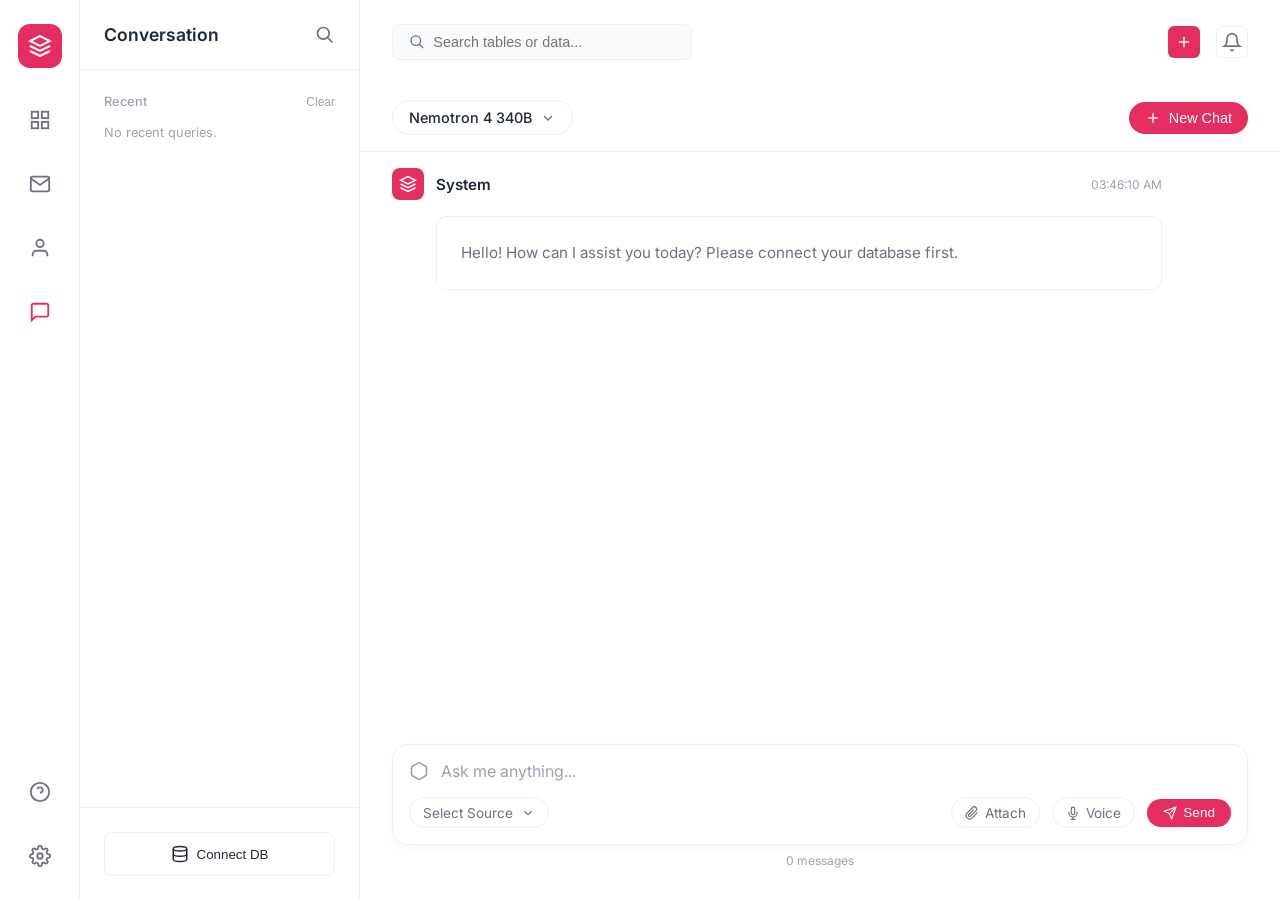
<file: static/index.html>
<!DOCTYPE html>
<html lang="en">
<head>
    <meta charset="UTF-8">
    <meta name="viewport" content="width=device-width, initial-scale=1.0">
    <title>NexCRM Dashboard - NLPQuery</title>
    <!-- Add cache-busting to CSS -->
    <link rel="stylesheet" href="style.css?v=4">
    <link rel="preconnect" href="https://fonts.googleapis.com">
    <link rel="preconnect" href="https://fonts.gstatic.com" crossorigin>
    <link href="https://fonts.googleapis.com/css2?family=Inter:wght@400;500;600;700&display=swap" rel="stylesheet">
</head>
<body>
    <div class="app-container">
        <!-- Rail Nav -->
        <nav class="rail-nav">
            <div class="logo">
                <div class="logo-icon">
                    <svg viewBox="0 0 24 24" fill="none" stroke="currentColor" stroke-width="2"><path d="M12 2L2 7l10 5 10-5-10-5zM2 17l10 5 10-5M2 12l10 5 10-5"/></svg>
                </div>
            </div>
            <div class="nav-icons">
                <button class="nav-btn"><svg viewBox="0 0 24 24" fill="none" stroke="currentColor" stroke-width="2"><rect x="3" y="3" width="7" height="7"/><rect x="14" y="3" width="7" height="7"/><rect x="14" y="14" width="7" height="7"/><rect x="3" y="14" width="7" height="7"/></svg></button>
                <button class="nav-btn" onclick="window.location.href='coming-soon.html'"><svg viewBox="0 0 24 24" fill="none" stroke="currentColor" stroke-width="2"><path d="M4 4h16c1.1 0 2 .9 2 2v12c0 1.1-.9 2-2 2H4c-1.1 0-2-.9-2-2V6c0-1.1.9-2 2-2z"/><polyline points="22,6 12,13 2,6"/></svg></button>
                <button class="nav-btn"><svg viewBox="0 0 24 24" fill="none" stroke="currentColor" stroke-width="2"><circle cx="12" cy="7" r="4"/><path d="M20 21v-2a4 4 0 0 0-4-4H8a4 4 0 0 0-4 4v2"/></svg></button>
                <button class="nav-btn active"><svg viewBox="0 0 24 24" fill="none" stroke="currentColor" stroke-width="2"><path d="M21 15a2 2 0 0 1-2 2H7l-4 4V5a2 2 0 0 1 2-2h14a2 2 0 0 1 2 2z"/></svg></button>
            </div>
            <div class="bottom-icons">
                <button class="nav-btn"><svg viewBox="0 0 24 24" fill="none" stroke="currentColor" stroke-width="2"><circle cx="12" cy="12" r="10"/><path d="M9.09 9a3 3 0 0 1 5.83 1c0 2-3 3-3 3"/><line x1="12" y1="17" x2="12.01" y2="17"/></svg></button>
                <!-- <button class="nav-btn"><svg viewBox="0 0 24 24" fill="none" stroke="currentColor" stroke-width="2"><path d="M12 20V10M18 20V4M6 20v-4"/></svg></button>-->
                <button class="nav-btn"><svg viewBox="0 0 24 24" fill="none" stroke="currentColor" stroke-width="2"><circle cx="12" cy="12" r="3"/><path d="M19.4 15a1.65 1.65 0 0 0 .33 1.82l.06.06a2 2 0 0 1 0 2.83 2 2 0 0 1-2.83 0l-.06-.06a1.65 1.65 0 0 0-1.82-.33 1.65 1.65 0 0 0-1 1.51V21a2 2 0 0 1-2 2 2 2 0 0 1-2-2v-.09A1.65 1.65 0 0 0 9 19.4a1.65 1.65 0 0 0-1.82.33l-.06.06a2 2 0 0 1-2.83 0 2 2 0 0 1 0-2.83l.06-.06a1.65 1.65 0 0 0 .33-1.82 1.65 1.65 0 0 0-1.51-1H3a2 2 0 0 1-2-2 2 2 0 0 1 2-2h.09A1.65 1.65 0 0 0 4.6 9a1.65 1.65 0 0 0-.33-1.82l-.06-.06a2 2 0 0 1 0-2.83 2 2 0 0 1 2.83 0l.06.06a1.65 1.65 0 0 0 1.82.33H9a1.65 1.65 0 0 0 1-1.51V3a2 2 0 0 1 2-2 2 2 0 0 1 2 2v.09a1.65 1.65 0 0 0 1 1.51 1.65 1.65 0 0 0 1.82-.33l.06-.06a2 2 0 0 1 2.83 0 2 2 0 0 1 0 2.83l-.06.06a1.65 1.65 0 0 0-.33 1.82V9a1.65 1.65 0 0 0 1.51 1H21a2 2 0 0 1 2 2 2 2 0 0 1-2 2h-.09a1.65 1.65 0 0 0-1.51 1z"/></svg></button>
            </div>
        </nav>

        <!-- History Panel -->
        <aside class="history-sidebar">
            <div class="history-header-top">
                <h2>Conversation</h2>
                <button class="icon-btn"><svg viewBox="0 0 24 24" fill="none" stroke="currentColor" stroke-width="2"><path d="M21 21l-6-6m2-5a7 7 0 11-14 0 7 7 0 0114 0z"/></svg></button>
            </div>
            
            <div class="history-content">
                <div class="section-title">
                    <span>Recent</span>
                    <button class="clear-btn" onclick="clearHistory()">Clear</button>
                </div>
                <div id="history-list" class="history-list">
                    <!-- populated by JS -->
                </div>
            </div>

            <div class="history-footer">
                <button class="btn-outline" id="open-db-modal-btn">
                    <svg viewBox="0 0 24 24" fill="none" stroke="currentColor" stroke-width="2"><ellipse cx="12" cy="5" rx="9" ry="3"/><path d="M21 12c0 1.66-4 3-9 3s-9-1.34-9-3"/><path d="M3 5v14c0 1.66 4 3 9 3s9-1.34 9-3V5"/></svg>
                    <span id="db-status-text">Connect DB</span>
                </button>
            </div>
        </aside>

        <!-- Main Content -->
        <main class="main-content">
            <header class="top-bar">
                <div class="search-container">
                    <svg viewBox="0 0 24 24" fill="none" stroke="currentColor" stroke-width="2" class="search-icon"><path d="M21 21l-6-6m2-5a7 7 0 11-14 0 7 7 0 0114 0z"/></svg>
                    <input type="text" placeholder="Search tables or data...">
                </div>
                <div class="top-bar-actions">
                    <!-- <div class="avatar-small"><img src="https://ui-avatars.com/api/?name=User&background=f3f4f6&color=000" alt="User"></div>-->
                    <button class="icon-btn btn-plus"><svg viewBox="0 0 24 24" fill="none" stroke="currentColor" stroke-width="2"><path d="M12 5v14M5 12h14"/></svg></button>
                    <button class="icon-btn btn-bell"><svg viewBox="0 0 24 24" fill="none" stroke="currentColor" stroke-width="2"><path d="M18 8A6 6 0 0 0 6 8c0 7-3 9-3 9h18s-3-2-3-9"/><path d="M13.73 21a2 2 0 0 1-3.46 0"/></svg></button>
                </div>
            </header>

            <div class="chat-wrapper">
                <div class="chat-subheader">
                    <div class="custom-dropdown" id="model-dropdown">
                        <div class="dropdown-selected">
                            <span id="selected-model-text">Nemotron 4 340B</span>
                            <svg viewBox="0 0 24 24" fill="none" stroke="currentColor" stroke-width="2" class="chevron"><path d="M6 9l6 6 6-6"/></svg>
                        </div>
                        <div class="dropdown-options hidden" id="dropdown-options">
                            <div class="dropdown-option selected" data-value="nvidia/nemotron-4-340b-instruct">Nemotron 4 340B</div>
                            <div class="dropdown-option" data-value="nvidia/nemotron-mini-4b-instruct">Nemotron Mini 4B</div>
                            <div class="dropdown-option" data-value="nvidia/nemotron-3-nano-30b-a3b">Nemotron 3 30B</div>
                            <div class="dropdown-option" data-value="meta/llama-3.1-70b-instruct">Llama 3.1 70B</div>
                        </div>
                    </div>
                    <button class="btn-primary-pill" onclick="location.reload()">
                        <svg viewBox="0 0 24 24" fill="none" stroke="currentColor" stroke-width="2"><path d="M12 5v14M5 12h14"/></svg>
                        New Chat
                    </button>
                </div>

                <div class="chat-container" id="chat-container">
                    <!-- Messages go here -->
                </div>

                <div class="input-area-wrapper">
                    <div class="input-box">
                        <div class="input-top">
                            <svg viewBox="0 0 24 24" fill="none" stroke="currentColor" stroke-width="2" class="sparkle-icon"><path d="M21 16V8a2 2 0 0 0-1-1.73l-7-4a2 2 0 0 0-2 0l-7 4A2 2 0 0 0 3 8v8a2 2 0 0 0 1 1.73l7 4a2 2 0 0 0 2 0l7-4A2 2 0 0 0 21 16z"/></svg>
                            <input type="text" id="question" placeholder="Ask me anything..." autocomplete="off">
                        </div>
                        <div class="input-bottom">
                            <div class="left-actions">
                                <div class="dropdown-pill">
                                    Select Source 
                                    <svg viewBox="0 0 24 24" fill="none" stroke="currentColor" stroke-width="2"><path d="M6 9l6 6 6-6"/></svg>
                                </div>
                            </div>
                            <div class="right-actions">
                                <button class="action-pill"><svg viewBox="0 0 24 24" fill="none" stroke="currentColor" stroke-width="2"><path d="M21.44 11.05l-9.19 9.19a6 6 0 0 1-8.49-8.49l9.19-9.19a4 4 0 0 1 5.66 5.66l-9.2 9.19a2 2 0 0 1-2.83-2.83l8.49-8.48"/></svg> Attach</button>
                                <button class="action-pill" id="voice-btn"><svg viewBox="0 0 24 24" fill="none" stroke="currentColor" stroke-width="2"><path d="M12 2a3 3 0 0 0-3 3v7a3 3 0 0 0 6 0V5a3 3 0 0 0-3-3z"/><path d="M19 10v2a7 7 0 0 1-14 0v-2"/><line x1="12" y1="19" x2="12" y2="23"/><line x1="8" y1="23" x2="16" y2="23"/></svg> Voice</button>
                                <button class="btn-primary" id="send-btn">
                                    <svg viewBox="0 0 24 24" fill="none" stroke="currentColor" stroke-width="2" id="send-icon"><line x1="22" y1="2" x2="11" y2="13"/><polygon points="22 2 15 22 11 13 2 9 22 2"/></svg>
                                    Send
                                </button>
                            </div>
                        </div>
                    </div>
                    <div class="input-footer">
                        <span id="msg-count">0 messages</span>
                    </div>
                </div>
            </div>
        </main>
    </div>

    <!-- DB Connect Modal -->
<div class="modal-overlay hidden" id="db-modal">

    <div class="modal-content">

        <div class="modal-header">
            <h2>Connect Database</h2>
            <button id="close-db-modal">&times;</button>
        </div>

        <div class="db-form">

            <select id="db-engine">
                <option value="postgres">PostgreSQL</option>
                <option value="oracle">Oracle</option>
            </select>

            <input type="text" id="db-host" placeholder="Host (localhost)" value="localhost">
            <input type="number" id="db-port" placeholder="Port" value="5432">
            <input type="text" id="db-name" placeholder="Database Name">
            <input type="text" id="db-user" placeholder="Username">
            <input type="password" id="db-password" placeholder="Password">

            <button id="connect-db-btn" class="btn-primary w-full">
                Connect
                <span class="spinner hidden" id="db-spinner"></span>
            </button>

            <p id="db-error" class="error-text hidden"></p>

        </div>

    </div>

</div>

    <script src="script.js?v=4"></script>
</body>
</html>
</file>
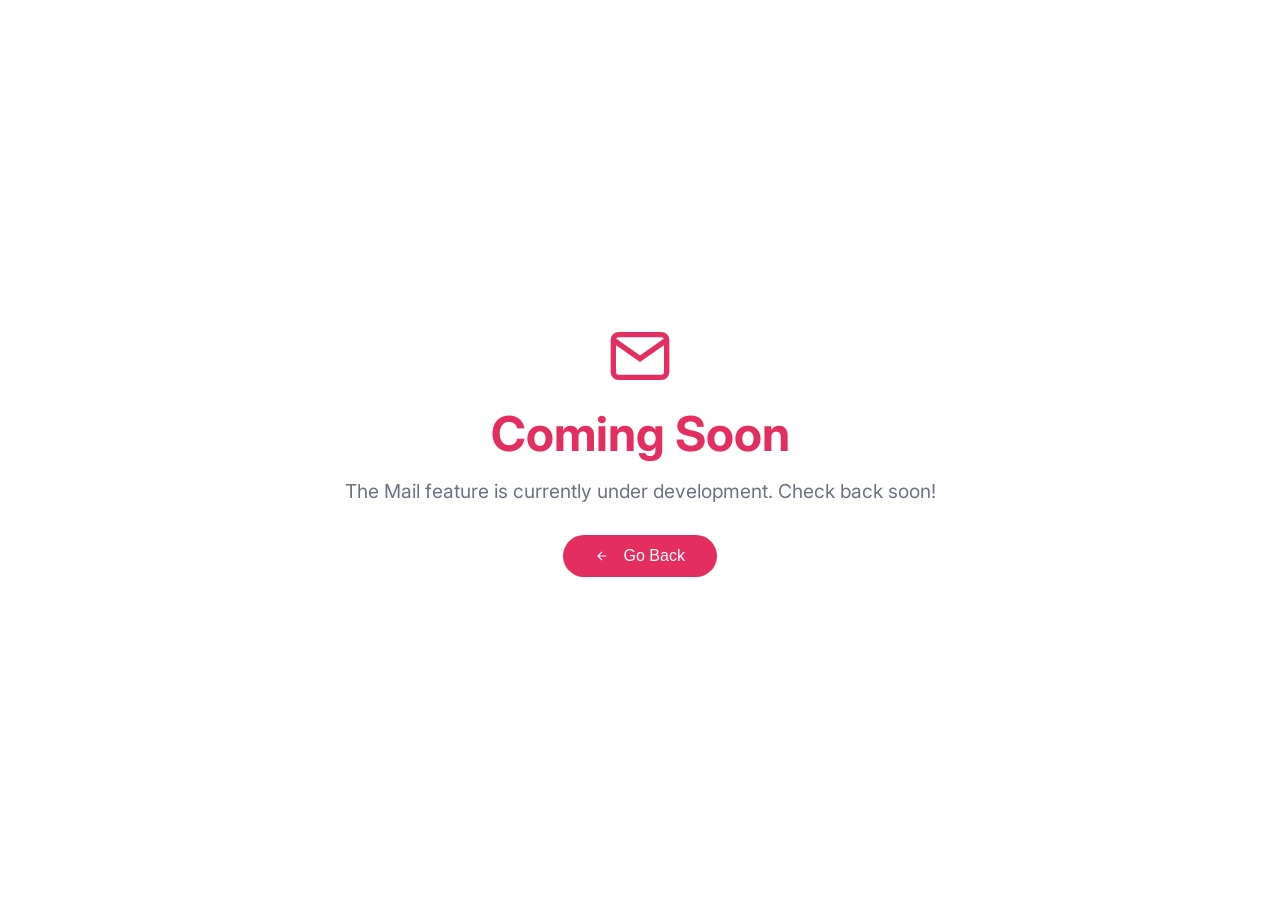
<file: static/coming-soon.html>
<!DOCTYPE html>
<html lang="en">
<head>
    <meta charset="UTF-8">
    <meta name="viewport" content="width=device-width, initial-scale=1.0">
    <title>Coming Soon - NLPQuery</title>
    <link rel="stylesheet" href="style.css?v=4">
    <link href="https://fonts.googleapis.com/css2?family=Inter:wght@400;500;600;700&display=swap" rel="stylesheet">
    <style>
        .coming-soon-container {
            display: flex;
            flex-direction: column;
            align-items: center;
            justify-content: center;
            height: 100vh;
            width: 100vw;
            background: var(--bg-panel);
            text-align: center;
        }
        .coming-soon-container h1 {
            font-size: 3rem;
            color: var(--brand);
            margin-bottom: 1rem;
        }
        .coming-soon-container p {
            color: var(--text-muted);
            font-size: 1.2rem;
            margin-bottom: 2rem;
        }
    </style>
</head>
<body>
    <div class="coming-soon-container">
        <svg viewBox="0 0 24 24" fill="none" stroke="var(--brand)" stroke-width="2" style="width: 64px; height: 64px; margin-bottom: 1rem;">
            <path d="M4 4h16c1.1 0 2 .9 2 2v12c0 1.1-.9 2-2 2H4c-1.1 0-2-.9-2-2V6c0-1.1.9-2 2-2z"/>
            <polyline points="22,6 12,13 2,6"/>
        </svg>
        <h1>Coming Soon</h1>
        <p>The Mail feature is currently under development. Check back soon!</p>
        <button class="btn-primary" onclick="window.history.back()" style="padding: 0.75rem 2rem; font-size: 1rem; border-radius: 30px;">
            <svg viewBox="0 0 24 24" fill="none" stroke="currentColor" stroke-width="2" style="margin-right: 8px;"><path d="M19 12H5M12 19l-7-7 7-7"/></svg>
            Go Back
        </button>
    </div>
</body>
</html>
</file>
<file: static/style.css>
:root {
    --brand: #e42e5f;
    --brand-hover: #d01d4d;
    --bg-page: #f0f0f4;
    --bg-panel: #ffffff;
    --border: #f0f0f0;
    --text-main: #1f2937;
    --text-muted: #6b7280;
    --text-light: #9ca3af;
    --border-radius-lg: 16px;
    --border-radius-md: 10px;
}

* { box-sizing: border-box; margin: 0; padding: 0; }

body {
    font-family: 'Inter', -apple-system, sans-serif;
    background: var(--bg-panel);
    color: var(--text-main);
    height: 100vh;
    display: flex;
    justify-content: center;
    align-items: center;
    padding: 0;
}

.app-container {
    display: flex;
    width: 100vw;
    height: 100vh;
    background: var(--bg-panel);
    border-radius: 0;
    box-shadow: none;
    overflow: hidden;
}

/* ── Rail Nav ── */
.rail-nav {
    width: 80px;
    background: var(--bg-panel);
    border-right: 1px solid var(--border);
    display: flex;
    flex-direction: column;
    align-items: center;
    padding: 1.5rem 0;
    z-index: 10;
}

.logo-icon {
    width: 44px;
    height: 44px;
    background: var(--brand);
    color: white;
    border-radius: 12px;
    display: flex;
    align-items: center;
    justify-content: center;
    margin-bottom: 2rem;
}

.logo-icon svg { width: 24px; height: 24px; }

.nav-icons, .bottom-icons {
    display: flex;
    flex-direction: column;
    gap: 1.5rem;
    align-items: center;
}

.nav-icons { flex: 1; }

.nav-btn {
    background: none;
    border: none;
    color: var(--text-muted);
    cursor: pointer;
    transition: color 0.2s;
    width: 40px;
    height: 40px;
    display: flex;
    align-items: center;
    justify-content: center;
    border-radius: 8px;
}

.nav-btn:hover { color: var(--brand); background: #fff1f5; }
.nav-btn.active { color: var(--brand); }
.nav-btn svg { width: 22px; height: 22px; }

/* ── History Sidebar ── */
.history-sidebar {
    width: 280px;
    background: var(--bg-panel);
    border-right: 1px solid var(--border);
    display: flex;
    flex-direction: column;
}

.history-header-top {
    padding: 1.5rem;
    display: flex;
    justify-content: space-between;
    align-items: center;
    border-bottom: 1px solid var(--border);
}

.history-header-top h2 { font-size: 1.1rem; font-weight: 600; }

.icon-btn {
    background: none;
    border: none;
    color: var(--text-muted);
    cursor: pointer;
    display: flex;
    align-items: center;
    justify-content: center;
}
.icon-btn svg { width: 20px; height: 20px; }

.history-content {
    flex: 1;
    overflow-y: auto;
    padding: 1.5rem;
}

.section-title {
    font-size: 0.8rem;
    color: var(--text-light);
    font-weight: 500;
    margin-bottom: 1rem;
    display: flex;
    justify-content: space-between;
    align-items: center;
}

.clear-btn {
    background: none;
    border: none;
    color: var(--text-light);
    cursor: pointer;
    font-size: 0.75rem;
}
.clear-btn:hover { color: var(--brand); }

.history-list {
    display: flex;
    flex-direction: column;
    gap: 0.5rem;
}

.history-item {
    font-size: 0.9rem;
    color: var(--text-muted);
    padding: 0.5rem 0;
    cursor: pointer;
    white-space: nowrap;
    overflow: hidden;
    text-overflow: ellipsis;
    transition: color 0.2s;
}
.history-item:hover { color: var(--brand); }

.history-footer {
    padding: 1.5rem;
    border-top: 1px solid var(--border);
}

.btn-outline {
    width: 100%;
    background: transparent;
    border: 1px solid var(--border);
    border-radius: 8px;
    padding: 0.75rem;
    color: var(--text-main);
    font-weight: 500;
    display: flex;
    align-items: center;
    justify-content: center;
    gap: 0.5rem;
    cursor: pointer;
    transition: all 0.2s;
}
.btn-outline:hover { border-color: var(--brand); color: var(--brand); }
.btn-outline svg { width: 18px; height: 18px; }

/* ── Main Content ── */
.main-content {
    flex: 1;
    display: flex;
    flex-direction: column;
    background: var(--bg-panel);
    position: relative;
}

/* Top Bar */
.top-bar {
    padding: 1.5rem 2rem;
    display: flex;
    justify-content: space-between;
    align-items: center;
}

.search-container {
    display: flex;
    align-items: center;
    background: #f9fafb;
    border: 1px solid var(--border);
    border-radius: 8px;
    padding: 0.5rem 1rem;
    width: 300px;
    gap: 0.5rem;
}
.search-container .search-icon { width: 18px; height: 18px; color: var(--text-muted); }
.search-container input {
    border: none;
    background: transparent;
    outline: none;
    font-size: 0.9rem;
    width: 100%;
    color: var(--text-main);
}

.top-bar-actions {
    display: flex;
    align-items: center;
    gap: 1rem;
}

.avatar-small {
    width: 32px;
    height: 32px;
    border-radius: 50%;
    overflow: hidden;
}
.avatar-small img { width: 100%; height: 100%; object-fit: cover; }

.btn-plus {
    background: var(--brand);
    color: white;
    border-radius: 6px;
    width: 32px;
    height: 32px;
}
.btn-plus svg { width: 18px; height: 18px; }

.btn-bell {
    width: 32px;
    height: 32px;
    border: 1px solid var(--border);
    border-radius: 6px;
}

/* Chat Subheader */
.chat-subheader {
    display: flex;
    justify-content: space-between;
    align-items: center;
    padding: 0 2rem 1rem 2rem;
    border-bottom: 1px solid var(--border);
}

/* Custom Dropdown */
.custom-dropdown {
    position: relative;
    font-size: 0.9rem;
    font-weight: 500;
    user-select: none;
}
.dropdown-selected {
    display: flex;
    align-items: center;
    gap: 0.5rem;
    border: 1px solid var(--border);
    padding: 0.5rem 1rem;
    border-radius: 20px;
    cursor: pointer;
    background: white;
    transition: all 0.2s;
}
.dropdown-selected:hover { border-color: #d1d5db; }
.dropdown-selected .chevron { width: 16px; height: 16px; color: var(--text-muted); }
.dropdown-options {
    position: absolute;
    top: calc(100% + 5px);
    right: 0;
    background: white;
    border: 1px solid var(--border);
    border-radius: 8px;
    box-shadow: 0 4px 15px rgba(0,0,0,0.1);
    min-width: 200px;
    z-index: 50;
    overflow: hidden;
}
.dropdown-option {
    padding: 0.75rem 1rem;
    cursor: pointer;
    color: var(--text-main);
    transition: background 0.15s;
}
.dropdown-option:hover { background: #f9fafb; color: var(--brand); }
.dropdown-option.selected { background: #fff1f5; color: var(--brand); font-weight: 600; }

.btn-primary-pill {
    background: var(--brand);
    color: white;
    border: none;
    padding: 0.5rem 1rem;
    border-radius: 20px;
    font-weight: 500;
    font-size: 0.9rem;
    display: flex;
    align-items: center;
    gap: 0.5rem;
    cursor: pointer;
}
.btn-primary-pill svg { width: 16px; height: 16px; }

/* Chat Wrapper */
.chat-wrapper {
    flex: 1;
    display: flex;
    flex-direction: column;
    position: relative;
    padding: 1rem 0;
    height: calc(100% - 80px);
}

/* Chat Container */
.chat-container {
    flex: 1;
    overflow-y: auto;
    padding: 1rem 2rem 2rem 2rem;
    display: flex;
    flex-direction: column;
    gap: 2rem;
}

/* Messages */
.message {
    display: flex;
    flex-direction: column;
    gap: 0.5rem;
    max-width: 90%;
}

.msg-header {
    display: flex;
    align-items: center;
    gap: 0.75rem;
}

.avatar {
    width: 32px;
    height: 32px;
    border-radius: 50%;
    display: flex;
    align-items: center;
    justify-content: center;
}

.user-avatar { background: var(--brand); }
.bot-avatar { background: var(--brand); color: white; border-radius: 8px; }
.bot-avatar svg { width: 18px; height: 18px; }

.sender-name {
    font-weight: 600;
    font-size: 0.95rem;
}

.msg-time {
    font-size: 0.75rem;
    color: var(--text-light);
    margin-left: auto;
}

.msg-body {
    padding-left: calc(32px + 0.75rem); /* align with text */
    font-size: 0.95rem;
    line-height: 1.6;
    color: var(--text-muted);
}

.bot-body {
    background: white;
    border: 1px solid var(--border);
    padding: 1.5rem;
    border-radius: var(--border-radius-md);
    margin-top: 0.5rem;
    margin-left: calc(32px + 0.75rem);
    box-shadow: 0 2px 10px rgba(0,0,0,0.02);
}

.querying-bubble {
    display: flex;
    align-items: center;
    gap: 0.5rem;
    color: var(--brand);
    font-weight: 500;
}

.spinner {
    width: 16px;
    height: 16px;
    border: 2px solid rgba(228, 46, 95, 0.2);
    border-radius: 50%;
    border-top-color: var(--brand);
    animation: spin 1s linear infinite;
}

@keyframes spin { 100% { transform: rotate(360deg); } }

/* Typing Indicator */
.typing-indicator {
    display: flex;
    align-items: center;
    gap: 0.3rem;
}
.typing-dot {
    width: 6px;
    height: 6px;
    background: var(--brand);
    border-radius: 50%;
    animation: typingBounce 1.4s infinite ease-in-out both;
}
.typing-dot:nth-child(1) { animation-delay: -0.32s; }
.typing-dot:nth-child(2) { animation-delay: -0.16s; }
@keyframes typingBounce {
    0%, 80%, 100% { transform: scale(0); opacity: 0.4; }
    40% { transform: scale(1); opacity: 1; }
}

/* SQL Block */
.sql-container {
    position: relative;
    margin-top: 1rem;
    margin-bottom: 1rem;
}
.sql-block {
    background: #f8fafc;
    border: 1px solid #e2e8f0;
    color: #334155;
    padding: 1rem;
    border-radius: 8px;
    font-family: monospace;
    font-size: 0.85rem;
    overflow-x: auto;
    white-space: pre-wrap;
}
.copy-btn {
    position: absolute;
    top: 0.5rem;
    right: 0.5rem;
    background: white;
    border: 1px solid var(--border);
    color: var(--text-main);
    cursor: pointer;
    padding: 0.3rem 0.5rem;
    border-radius: 4px;
    font-size: 0.8rem;
    box-shadow: 0 1px 3px rgba(0,0,0,0.1);
    transition: all 0.2s ease;
}
.copy-btn.copied {
    background: var(--brand);
    color: white;
    border-color: var(--brand);
}

/* Explanation Block */
.explanation-block {
    margin-top: 1rem;
}
.explanation-label {
    font-size: 0.85rem;
    font-weight: 600;
    color: var(--text-main);
    margin-bottom: 0.25rem;
}
.explanation-text {
    font-size: 0.9rem;
}

/* Follow-up Chips */
.followup-block {
    margin-top: 1.5rem;
    padding-top: 1rem;
    border-top: 1px solid var(--border);
}
.followup-label {
    font-size: 0.8rem;
    font-weight: 500;
    color: var(--text-light);
    margin-bottom: 0.5rem;
}
.followup-chips {
    display: flex;
    flex-wrap: wrap;
    gap: 0.5rem;
}
.followup-chip {
    background: white;
    border: 1px solid var(--border);
    color: var(--text-muted);
    border-radius: 20px;
    padding: 0.4rem 0.8rem;
    font-size: 0.8rem;
    cursor: pointer;
    transition: all 0.2s;
}
.followup-chip:hover {
    border-color: var(--brand);
    color: var(--brand);
}

/* ── Input Area ── */
.input-area-wrapper {
    padding: 0 2rem;
    margin-bottom: 1rem;
}

.input-box {
    background: white;
    border: 1px solid var(--border);
    border-radius: var(--border-radius-lg);
    padding: 1rem;
    box-shadow: 0 4px 15px rgba(0,0,0,0.03);
}

.input-top {
    display: flex;
    align-items: center;
    gap: 0.75rem;
    margin-bottom: 1rem;
}

.sparkle-icon {
    width: 20px;
    height: 20px;
    color: var(--text-light);
}

.input-top input {
    flex: 1;
    border: none;
    outline: none;
    font-size: 1rem;
    font-family: inherit;
    color: var(--text-main);
}
.input-top input::placeholder { color: var(--text-light); }

.input-bottom {
    display: flex;
    justify-content: space-between;
    align-items: center;
}

.dropdown-pill {
    display: flex;
    align-items: center;
    gap: 0.5rem;
    border: 1px solid var(--border);
    padding: 0.4rem 0.8rem;
    border-radius: 20px;
    font-size: 0.85rem;
    color: var(--text-muted);
    cursor: pointer;
}
.dropdown-pill svg { width: 14px; height: 14px; }

.right-actions {
    display: flex;
    align-items: center;
    gap: 0.75rem;
}

.action-pill {
    display: flex;
    align-items: center;
    gap: 0.4rem;
    background: transparent;
    border: 1px solid var(--border);
    padding: 0.4rem 0.8rem;
    border-radius: 20px;
    font-size: 0.85rem;
    color: var(--text-muted);
    cursor: pointer;
    font-family: inherit;
}
.action-pill svg { width: 14px; height: 14px; }

.btn-primary {
    background: var(--brand);
    color: white;
    border: none;
    padding: 0.4rem 1rem;
    border-radius: 20px;
    font-size: 0.85rem;
    font-weight: 500;
    display: flex;
    align-items: center;
    gap: 0.4rem;
    cursor: pointer;
    transition: background 0.2s;
}
.btn-primary:hover { background: var(--brand-hover); }
.btn-primary:disabled { opacity: 0.5; cursor: not-allowed; }
.btn-primary svg { width: 14px; height: 14px; }
.btn-primary.cancel { background: #ef4444; }

.input-footer {
    display: flex;
    justify-content: center;
    margin-top: 0.5rem;
}
.input-footer span {
    font-size: 0.75rem;
    color: var(--text-light);
}

/* ── Modal ── */
.modal-overlay {
    position: fixed;
    top: 0; left: 0; right: 0; bottom: 0;
    background: rgba(0,0,0,0.4);
    display: flex;
    align-items: center;
    justify-content: center;
    z-index: 100;
    backdrop-filter: blur(2px);
}

.modal-content {
    background: white;
    width: 400px;
    border-radius: var(--border-radius-lg);
    padding: 2rem;
    box-shadow: 0 20px 40px rgba(0,0,0,0.1);
}

.modal-header {
    display: flex;
    justify-content: space-between;
    align-items: center;
    margin-bottom: 1.5rem;
}

.modal-header h2 { font-size: 1.25rem; font-weight: 600; }

.close-modal {
    background: none;
    border: none;
    font-size: 1.25rem;
    cursor: pointer;
    color: var(--text-muted);
}

.db-form {
    display: flex;
    flex-direction: column;
    gap: 0.75rem;
}

.db-form input {
    width: 100%;
    padding: 0.75rem 1rem;
    border: 1px solid var(--border);
    border-radius: 8px;
    font-size: 0.95rem;
    font-family: inherit;
    outline: none;
}
.db-form input:focus { border-color: var(--brand); }

.w-full { width: 100%; justify-content: center; padding: 0.75rem; margin-top: 0.5rem; }

.error-text { color: #ef4444; font-size: 0.85rem; text-align: center; }
.hidden { display: none !important; }

/* ── Toast Notifications ── */
.toast-container {
    position: fixed;
    bottom: 20px;
    right: 20px;
    display: flex;
    flex-direction: column;
    gap: 10px;
    z-index: 9999;
}
.toast {
    background: #ef4444;
    color: white;
    padding: 1rem 1.5rem;
    border-radius: 8px;
    box-shadow: 0 4px 12px rgba(239, 68, 68, 0.3);
    font-size: 0.95rem;
    font-weight: 500;
    display: flex;
    align-items: center;
    gap: 0.75rem;
    transform: translateX(120%);
    transition: transform 0.3s cubic-bezier(0.175, 0.885, 0.32, 1.275);
}
.toast.success {
    background: #10b981;
    box-shadow: 0 4px 12px rgba(16, 185, 129, 0.3);
}
.toast.show {
    transform: translateX(0);
}
</file>
